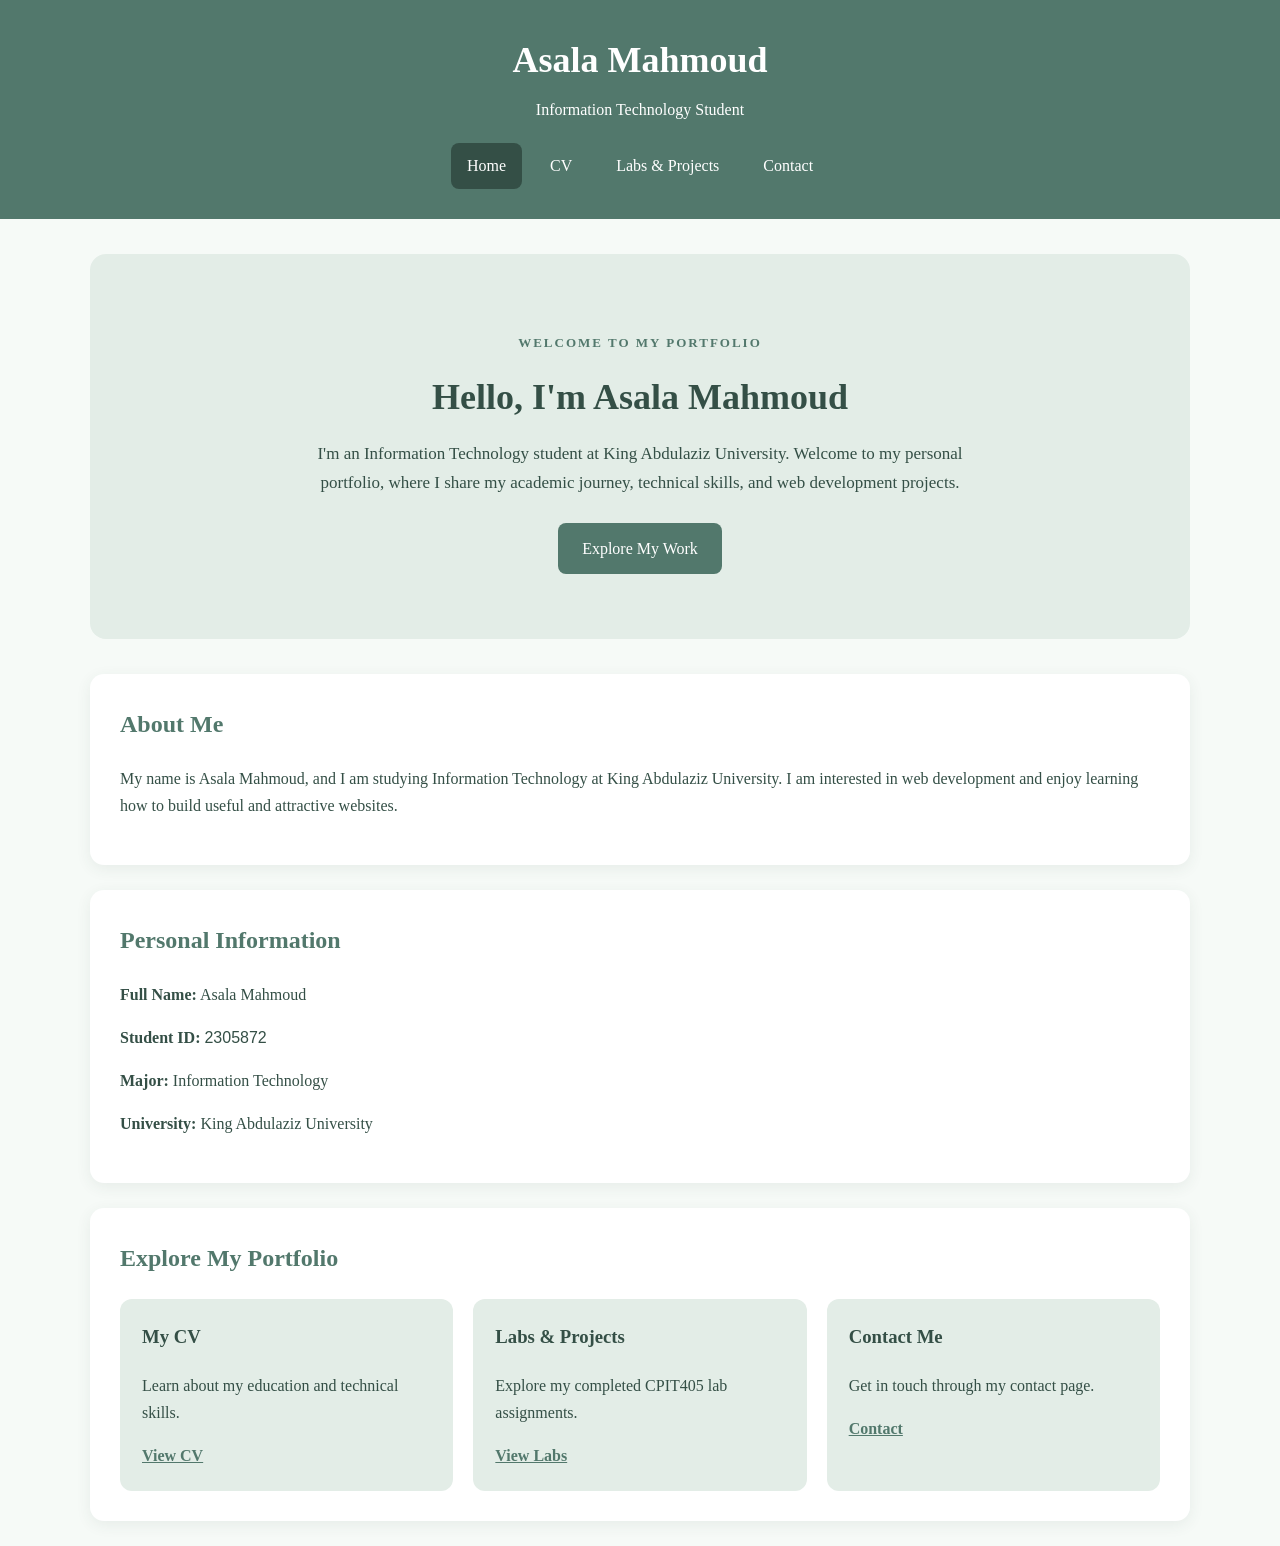
<file: assignment1/index.html>
<!DOCTYPE html>
<html lang="en">
<head>
    <meta charset="UTF-8">
    <meta name="viewport" content="width=device-width, initial-scale=1.0">
    <title>Home | Asala Mahmoud</title>
    <link rel="stylesheet" href="style.css">
</head>
<body>
<header>
    <div class="container header-content">
        <h1>Asala Mahmoud</h1>
        <p>Information Technology Student</p>

        <nav aria-label="Main navigation">
            <a href="index.html" class="active">Home</a>
            <a href="cv.html">CV</a>
            <a href="labs.html">Labs & Projects</a>
            <a href="contact.html">Contact</a>
        </nav>
    </div>
</header>

<main class="container">

    <section class="hero">
        <p class="eyebrow">WELCOME TO MY PORTFOLIO</p>

        <h2>Hello, I'm Asala Mahmoud</h2>

        <p class="intro">
            I'm an Information Technology student at
            King Abdulaziz University.
            Welcome to my personal portfolio, where I share
            my academic journey, technical skills, and
            web development projects.
        </p>

        <a href="labs.html" class="button">
            Explore My Work
        </a>
    </section>

    <section class="card">
        <h2>About Me</h2>

        <p>
            My name is Asala Mahmoud, and I am studying
            Information Technology at King Abdulaziz University.
            I am interested in web development and enjoy
            learning how to build useful and attractive websites.
        </p>
    </section>

    <section class="card">
        <h2>Personal Information</h2>

        <p><strong>Full Name:</strong> Asala Mahmoud</p>
        <p><strong>Student ID:</strong> <span class="student-number">2305872</span></p>
        <p><strong>Major:</strong> Information Technology</p>
        <p><strong>University:</strong> King Abdulaziz University</p>
    </section>

    <section class="card">
        <h2>Explore My Portfolio</h2>

        <div class="feature-grid">
            <article class="feature">
                <h3>My CV</h3>
                <p>Learn about my education and technical skills.</p>
                <a href="cv.html">View CV</a>
            </article>

            <article class="feature">
                <h3>Labs & Projects</h3>
                <p>Explore my completed CPIT405 lab assignments.</p>
                <a href="labs.html">View Labs</a>
            </article>

            <article class="feature">
                <h3>Contact Me</h3>
                <p>Get in touch through my contact page.</p>
                <a href="contact.html">Contact</a>
            </article>
        </div>
    </section>

</main>


</body>
</html>
</file>
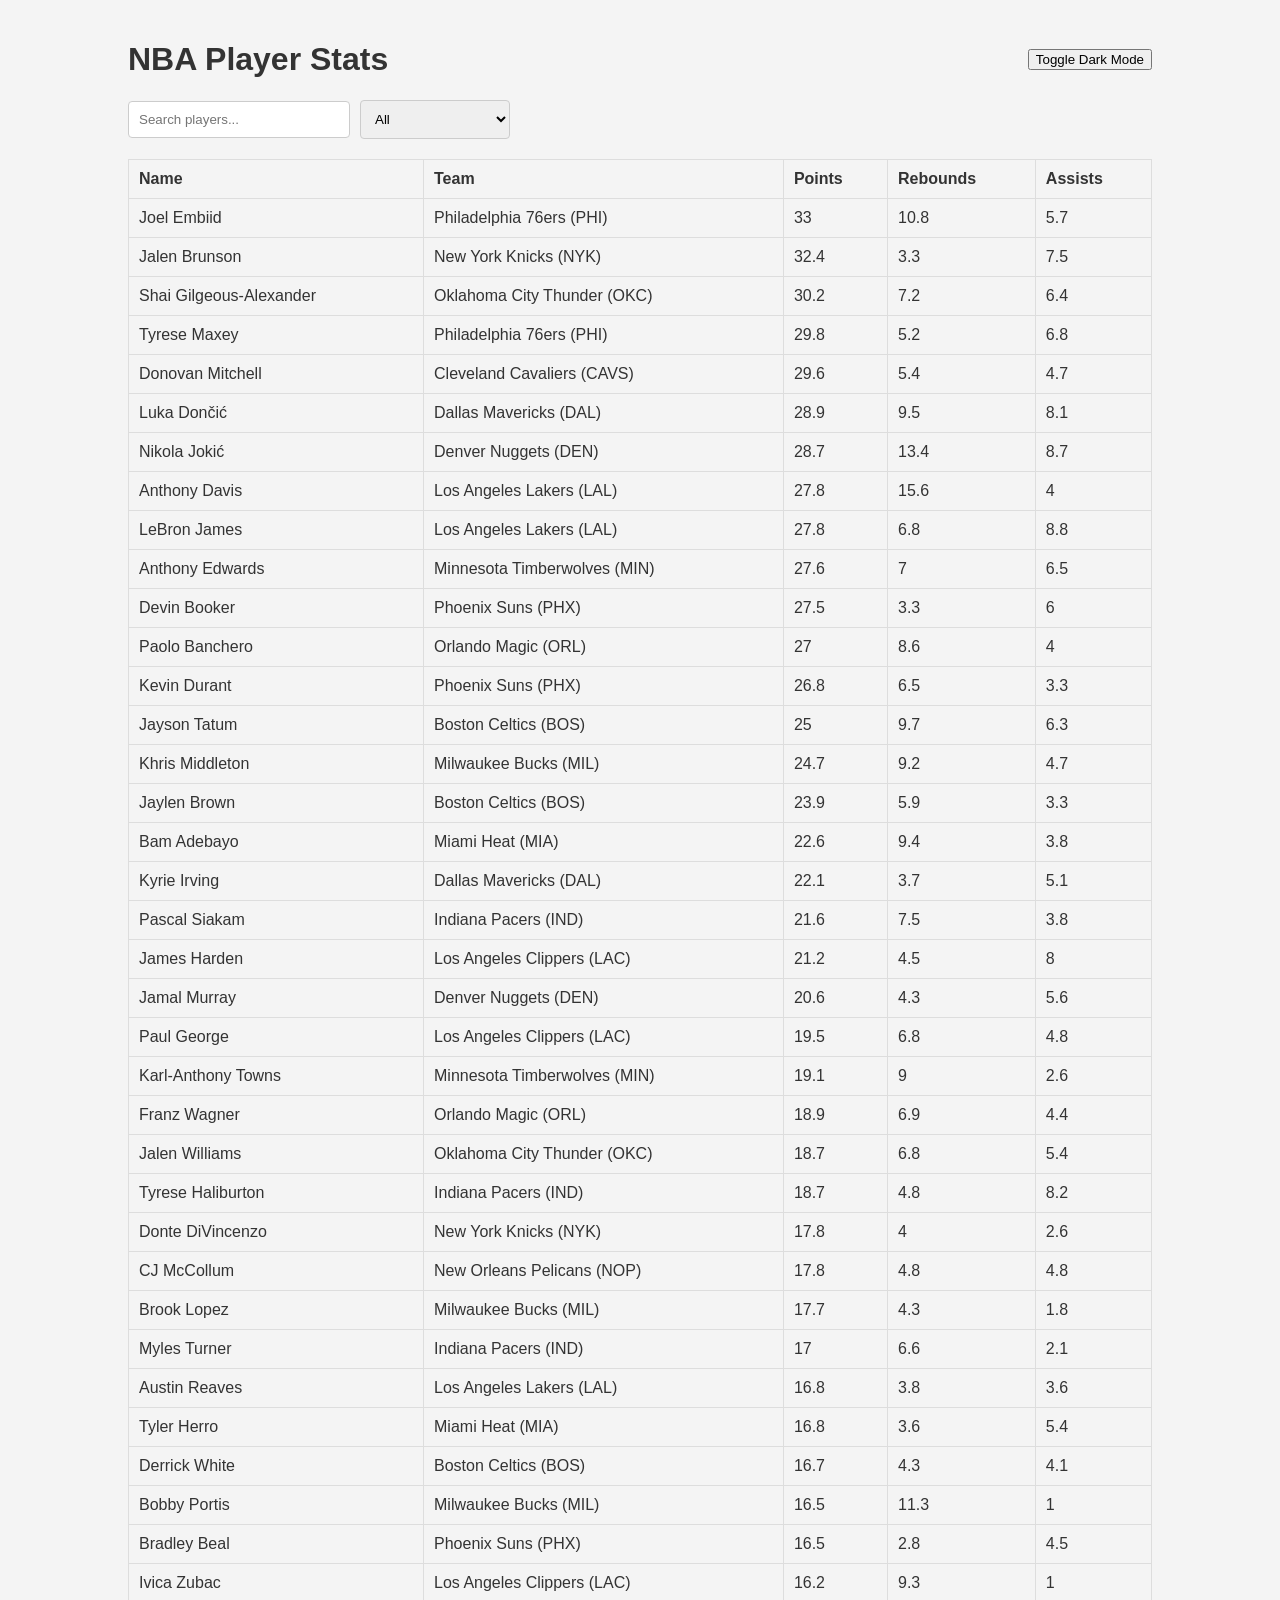
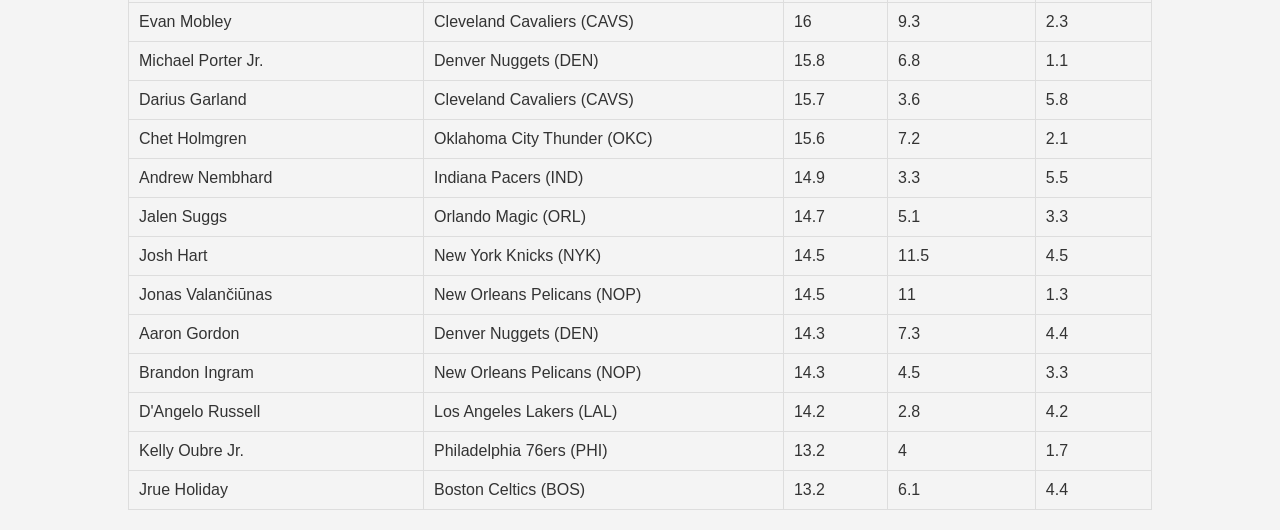
<file: Labs/lab5/index.html>
<!DOCTYPE html>
<html lang="en">

<head>
    <meta charset="UTF-8">
    <meta name="viewport" content="width=device-width, initial-scale=1.0">
    <title>NBA Stats</title>
    <link rel="stylesheet" href="styles.css">

</head>

<body>
    <div class="container">
        <header>
            <h1>NBA Player Stats</h1>
            <button id="dark-mode-toggle">Toggle Dark Mode</button>
        </header>

        <search class="table-filters">
            <input type="text" id="search" placeholder="Search players...">
            <select id="team-filter">
                <option value="all">All</option>
                <!-- Teams will be populated in JS -->
            </select>
        </search>

        <table id="player-stats">
            <thead>
                <tr>
                    <th>Name</th>
                    <th>Team</th>
                    <th>Points</th>
                    <th>Rebounds</th>
                    <th>Assists</th>
                </tr>
            </thead>
            <tbody id="player-rows">
                <!-- Rows will be populated in JS -->
            </tbody>
        </table>
    </div>
    <script src="script.js"></script>
</body>

</html>
</file>
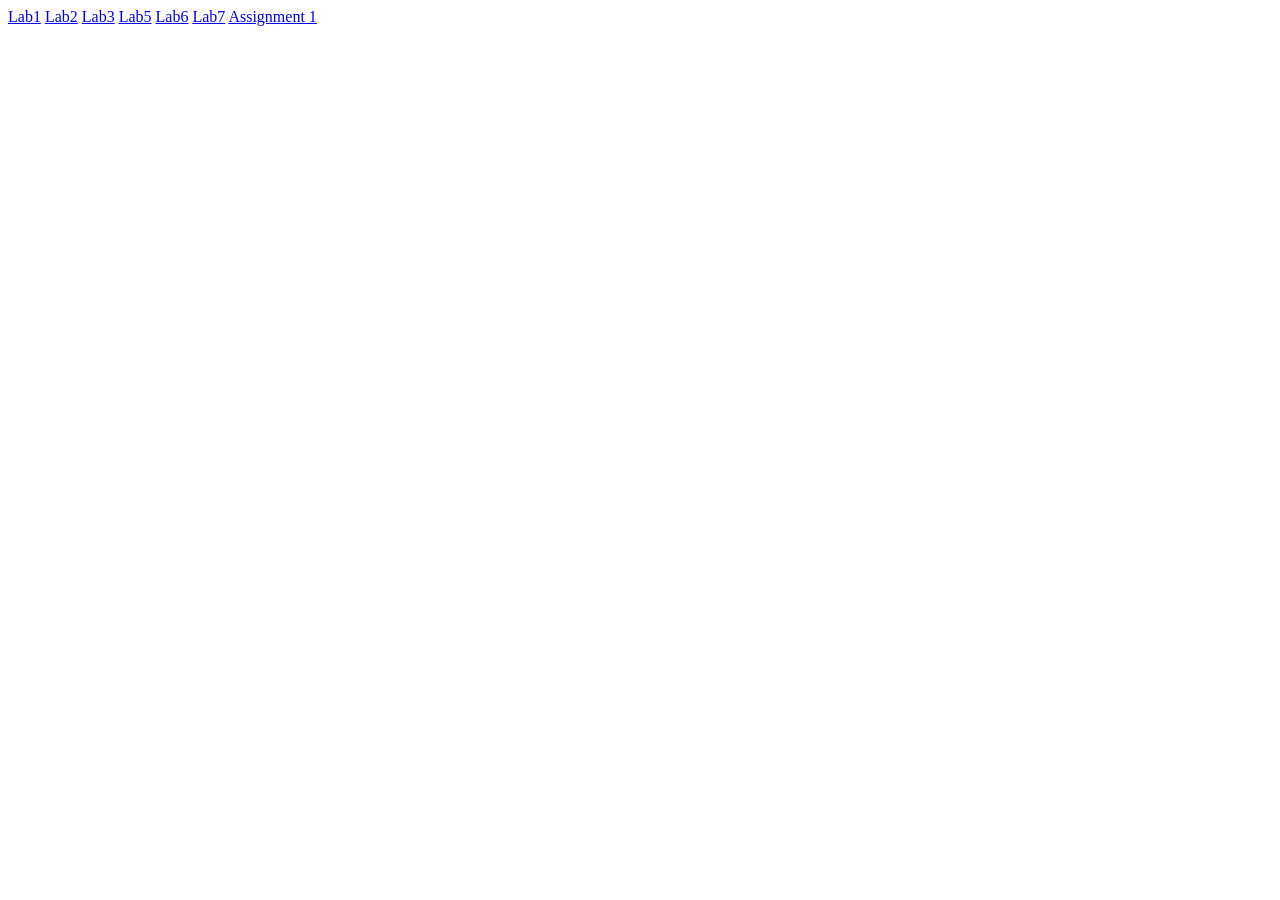
<file: labs.html>
<!DOCTYPE html>
<html lang="en">
<head>
    <meta charset="UTF-8">
    <meta name="viewport" content="width=device-width, initial-scale=1.0">
    <title>Document</title>
</head>
<body>
<a href="Labs/lab1.html">Lab1</a>
<a href="Labs/lab2.html">Lab2</a>
<a href="Labs/lab3.html">Lab3</a>
<a href="Labs/lab5/index.html">Lab5</a>
<a href="Labs/lab6.html">Lab6</a>
<a href="Labs/lab7.html">Lab7</a>
<a href="assignment1/index.html">Assignment 1</a>
    
</body>
</html>
</file>
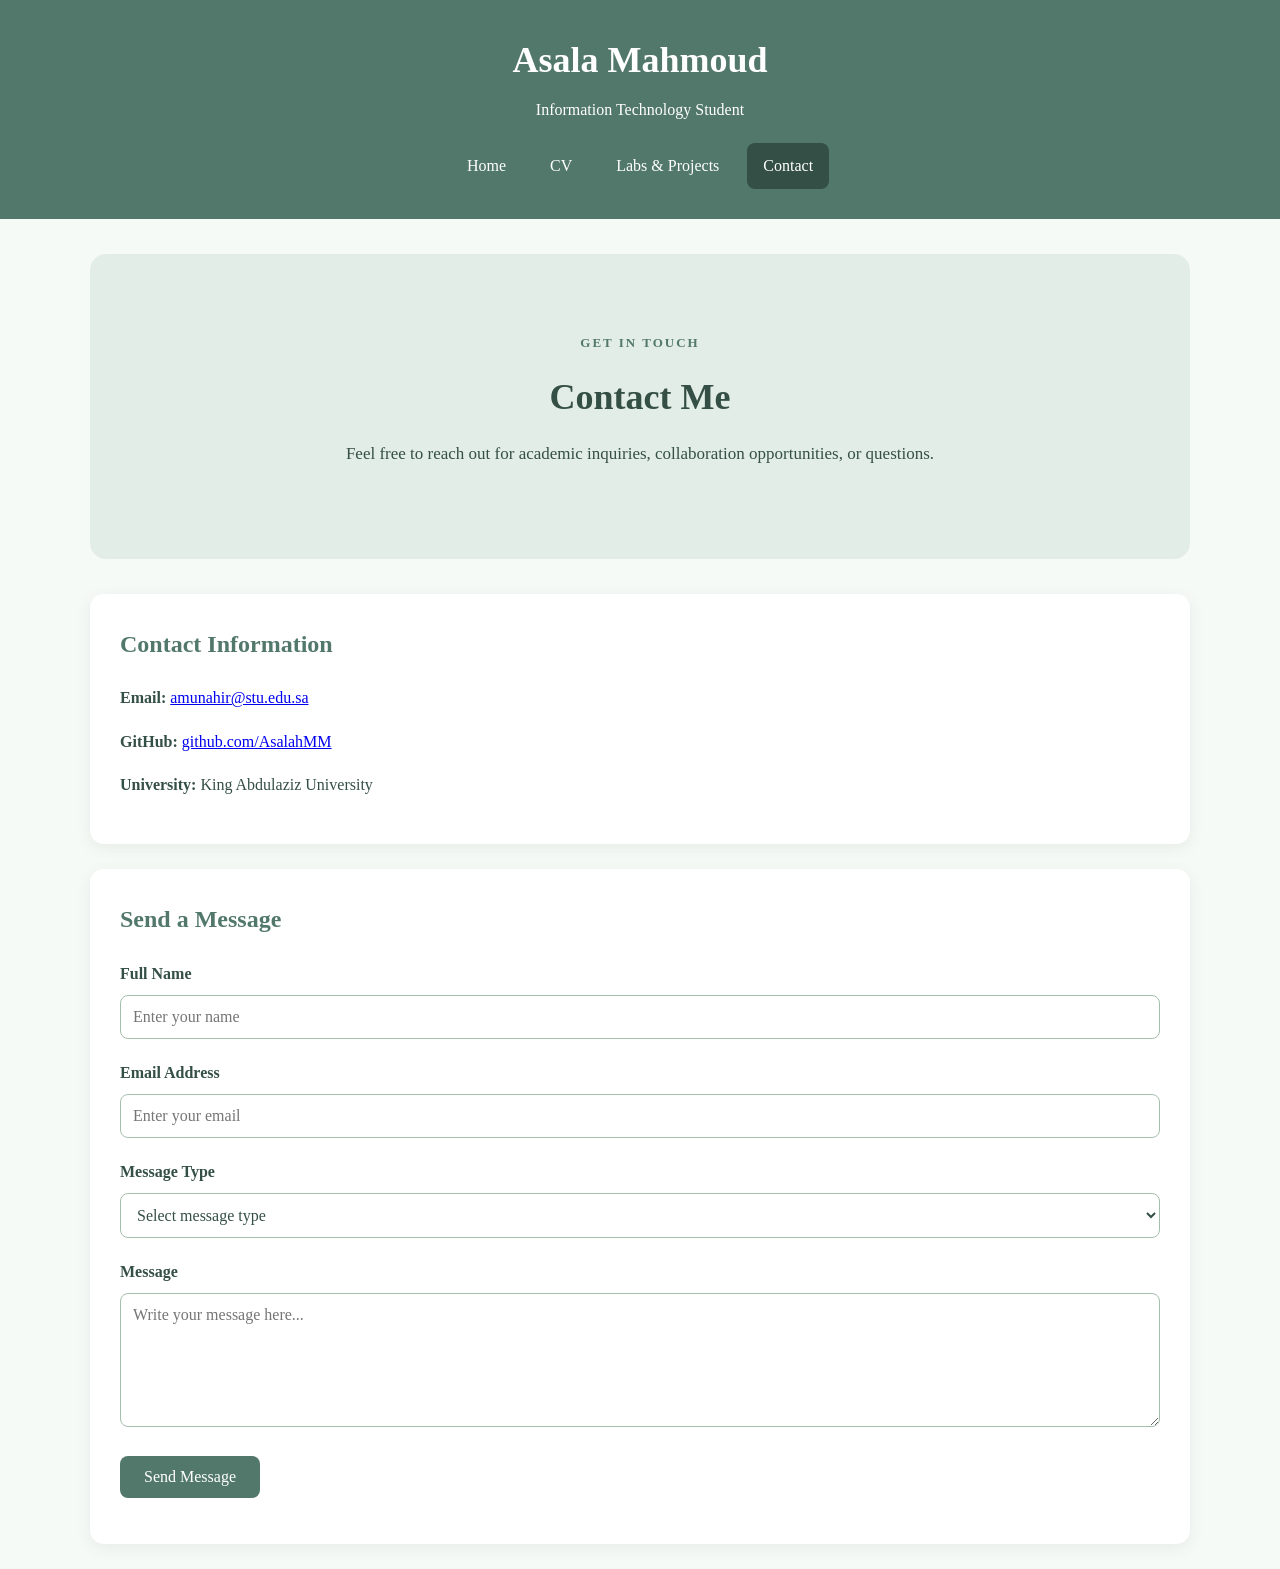
<file: assignment1/contact.html>
<!DOCTYPE html>
<html lang="en">
<head>
    <meta charset="UTF-8">
    <meta name="viewport" content="width=device-width, initial-scale=1.0">
    <title>Contact | Asala Mahmoud</title>
    <link rel="stylesheet" href="style.css">
</head>
<body>

    <header>
    <div class="container header-content">
        <h1>Asala Mahmoud</h1>
        <p>Information Technology Student</p>

        <nav aria-label="Main navigation">
            <a href="index.html">Home</a>
            <a href="cv.html">CV</a>
            <a href="labs.html">Labs & Projects</a>
            <a href="contact.html" class="active">Contact</a>
        </nav>
    </div>
</header>

<main class="container">

    <section class="hero">
        <p class="eyebrow">GET IN TOUCH</p>
        <h2>Contact Me</h2>
        <p class="intro">
            Feel free to reach out for academic inquiries,
            collaboration opportunities, or questions.
        </p>
    </section>

    <section class="card">
        <h2>Contact Information</h2>

        <p>
            <strong>Email:</strong>
            <a href="mailto:amunahir@stu.edu.sa">
                amunahir@stu.edu.sa
            </a>
        </p>

        <p>
            <strong>GitHub:</strong>
            <a href="https://github.com/AsalahMM"
               target="_blank"
               rel="noopener noreferrer">
                github.com/AsalahMM
            </a>
        </p>

        <p>
            <strong>University:</strong>
            King Abdulaziz University
        </p>
    </section>

    <section class="card">
        <h2>Send a Message</h2>

       <form action="https://api.web3forms.com/submit" method="POST">
    <input type="hidden" name="access_key" value="167f33f9-c9f5-4f31-b715-14ddcda46825">
<input type="hidden" name="redirect" value="https://asalahmm.github.io/CPIT405-Labs/assignment1/thank-you.html">
            <div class="form-group">
                <label for="name">Full Name</label>
                <input
                    type="text"
                    id="name"
                    name="name"
                    placeholder="Enter your name"
                    required>
            </div>

            <div class="form-group">
                <label for="email">Email Address</label>
                <input
                    type="email"
                    id="email"
                    name="email"
                    placeholder="Enter your email"
                    required>
            </div>

            <div class="form-group">
                <div class="form-group">
    <label for="messageType">Message Type</label>
    <select id="messageType" name="message_type" required>
        <option value="" disabled selected>
            Select message type
        </option>
        <option value="Inquiry">Inquiry</option>
        <option value="Feedback">Feedback</option>
    </select>
</div>
                <label for="message">Message</label>
                <textarea
                    id="message"
                    name="message"
                    rows="6"
                    placeholder="Write your message here..."
                    required></textarea>
            </div>

            <button type="submit" class="button">
                Send Message
            </button>

        </form>

        <p id="formStatus" role="status"></p>
    </section>

</main>



</body>
</html>
</file>
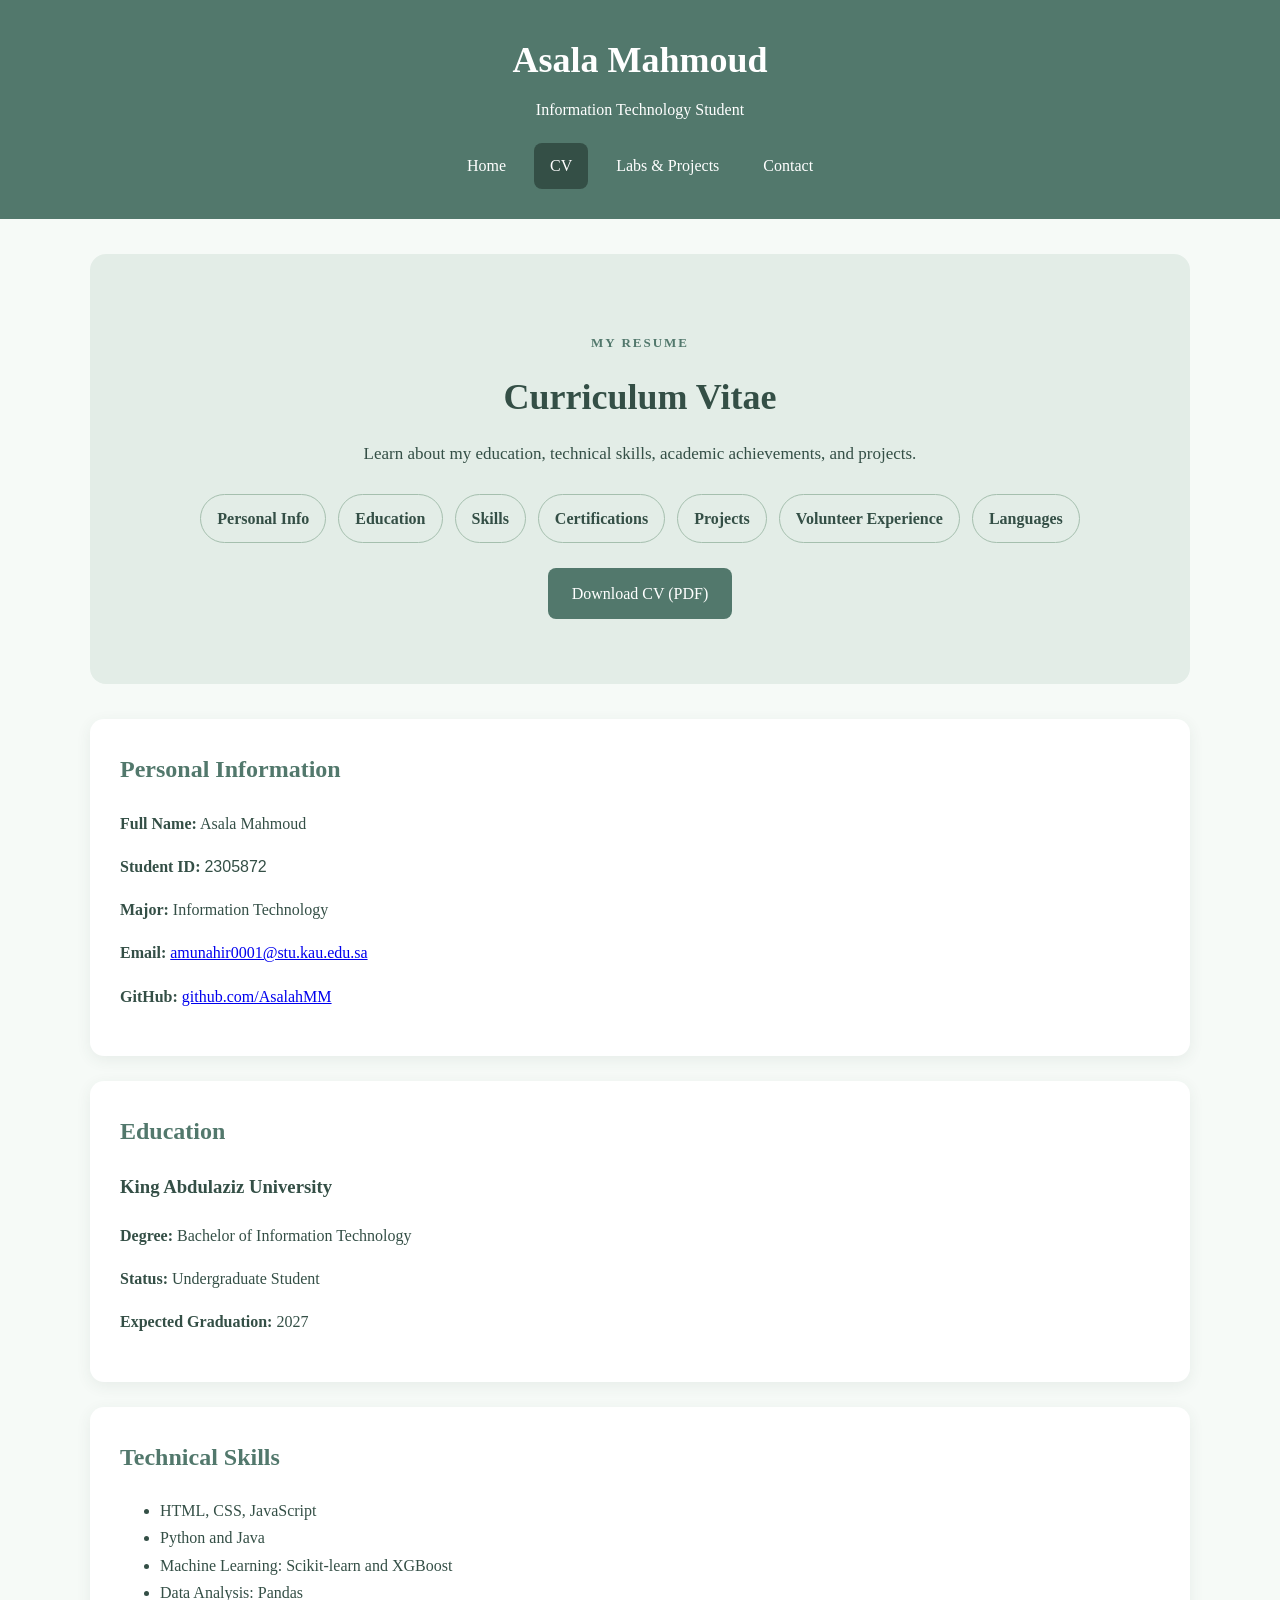
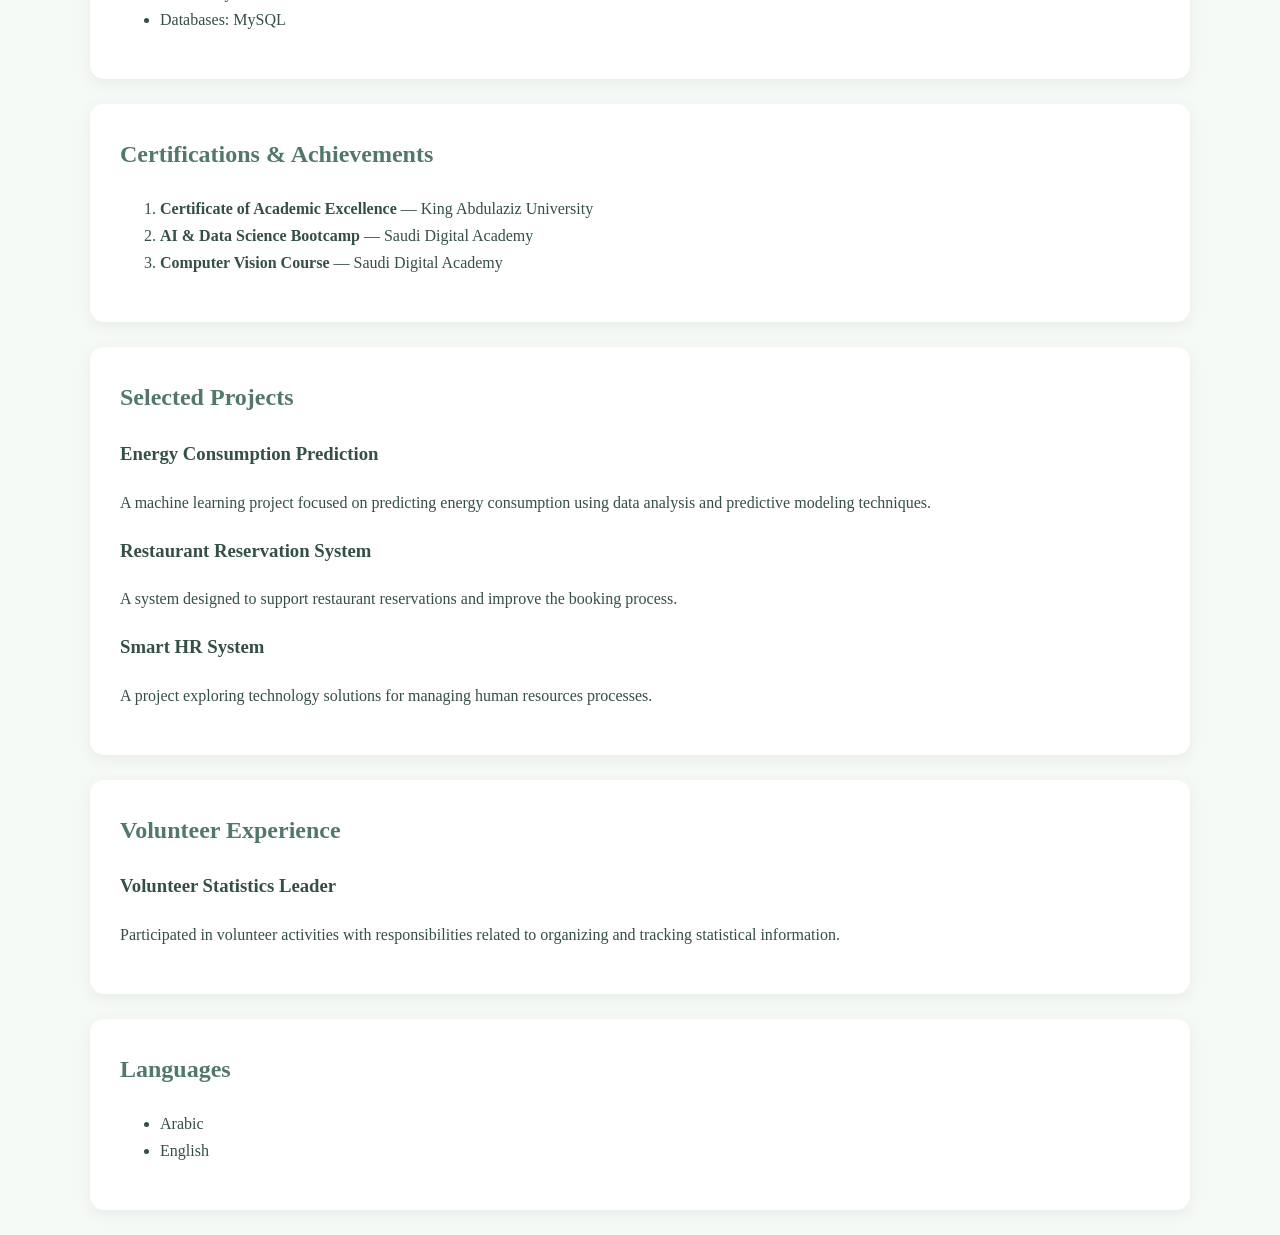
<file: assignment1/cv.html>
<!DOCTYPE html>
<html lang="en">
<head>
 <meta charset="UTF-8">
<meta name="viewport" content="width=device-width, initial-scale=1.0">
<title>CV | Asala Mahmoud</title>
<link rel="stylesheet" href="style.css">
</head>

<header>
    <div class="container header-content">
        <h1>Asala Mahmoud</h1>
        <p>Information Technology Student</p>

        <nav aria-label="Main navigation">
            <a href="index.html">Home</a>
            <a href="cv.html" class="active">CV</a>
            <a href="labs.html">Labs & Projects</a>
            <a href="contact.html">Contact</a>
    
        </nav>
    </div>
</header>

<main class="container">

    <section class="hero">
        <p class="eyebrow">MY RESUME</p>
        <h2>Curriculum Vitae</h2>
        <p class="intro">
            Learn about my education, technical skills,
            academic achievements, and projects.
        </p>
        <div class="cv-links">
    <a href="#personal">Personal Info</a>
    <a href="#education">Education</a>
    <a href="#skills">Skills</a>
    <a href="#certifications">Certifications</a>
    <a href="#projects">Projects</a>
    <a href="#volunteer">Volunteer Experience</a>
    <a href="#languages">Languages</a>
</div>
<div style="text-align: center; margin-top: 25px;">
    <a href="Asala_CV.pdf"
       download="Asala_CV.pdf"
       class="button">
        Download CV (PDF)
    </a>
</div>
    </section>

    <section class="card" id="personal">
        <h2>Personal Information</h2>
        <p><strong>Full Name:</strong> Asala Mahmoud</p>
        <p><strong>Student ID:</strong> <span class="student-number">2305872</span></p>
        <p><strong>Major:</strong> Information Technology</p>
        <p><strong>Email:</strong>
            <a href="mailto:amunahir0001@stu.kau.edu.sa">
                amunahir0001@stu.kau.edu.sa
            </a>
        </p>
     <p>
    <strong>GitHub:</strong>
    <a href="https://github.com/AsalahMM"
       target="_blank"
       rel="noopener noreferrer">
        github.com/AsalahMM
    </a>
</p>
    </section>

    <section class="card" id="education">
        <h2>Education</h2>
        <h3>King Abdulaziz University</h3>
        <p><strong>Degree:</strong> Bachelor of Information Technology</p>
        <p><strong>Status:</strong> Undergraduate Student</p>
        <p><strong>Expected Graduation:</strong> 2027</p>
    </section>

   <section class="card" id="skills">
    <h2>Technical Skills</h2>
        <ul>
            <li>HTML, CSS, JavaScript</li>
            <li>Python and Java</li>
            <li>Machine Learning: Scikit-learn and XGBoost</li>
            <li>Data Analysis: Pandas</li>
            <li>Databases: MySQL</li>
        
        </ul>
    </section>

    <section class="card" id="certifications">
        <h2>Certifications & Achievements</h2>
        <ol>
            <li>
                <strong>Certificate of Academic Excellence</strong>
                — King Abdulaziz University
            </li>
            <li>
                <strong>AI & Data Science Bootcamp</strong>
                — Saudi Digital Academy
            </li>
            <li>
                <strong>Computer Vision Course</strong>
                — Saudi Digital Academy
            </li>
        </ol>
    </section>

    <section class="card" id="projects">
        <h2>Selected Projects</h2>

        <h3>Energy Consumption Prediction</h3>
        <p>
            A machine learning project focused on predicting
            energy consumption using data analysis and
            predictive modeling techniques.
        </p>

        <h3>Restaurant Reservation System</h3>
        <p>
            A system designed to support restaurant reservations
            and improve the booking process.
        </p>

        <h3>Smart HR System</h3>
        <p>
            A project exploring technology solutions for
            managing human resources processes.
        </p>
    </section>

    <section class="card" id="volunteer">
        <h2>Volunteer Experience</h2>
        <h3>Volunteer Statistics Leader</h3>
        <p>
            Participated in volunteer activities with
            responsibilities related to organizing and
            tracking statistical information.
        </p>
    </section>

    <section class="card" id="languages">
        <h2>Languages</h2>
        <ul>
            <li>Arabic </li>
            <li>English </li>
        </ul>
    </section>

</main>



</body>
</html>
</file>
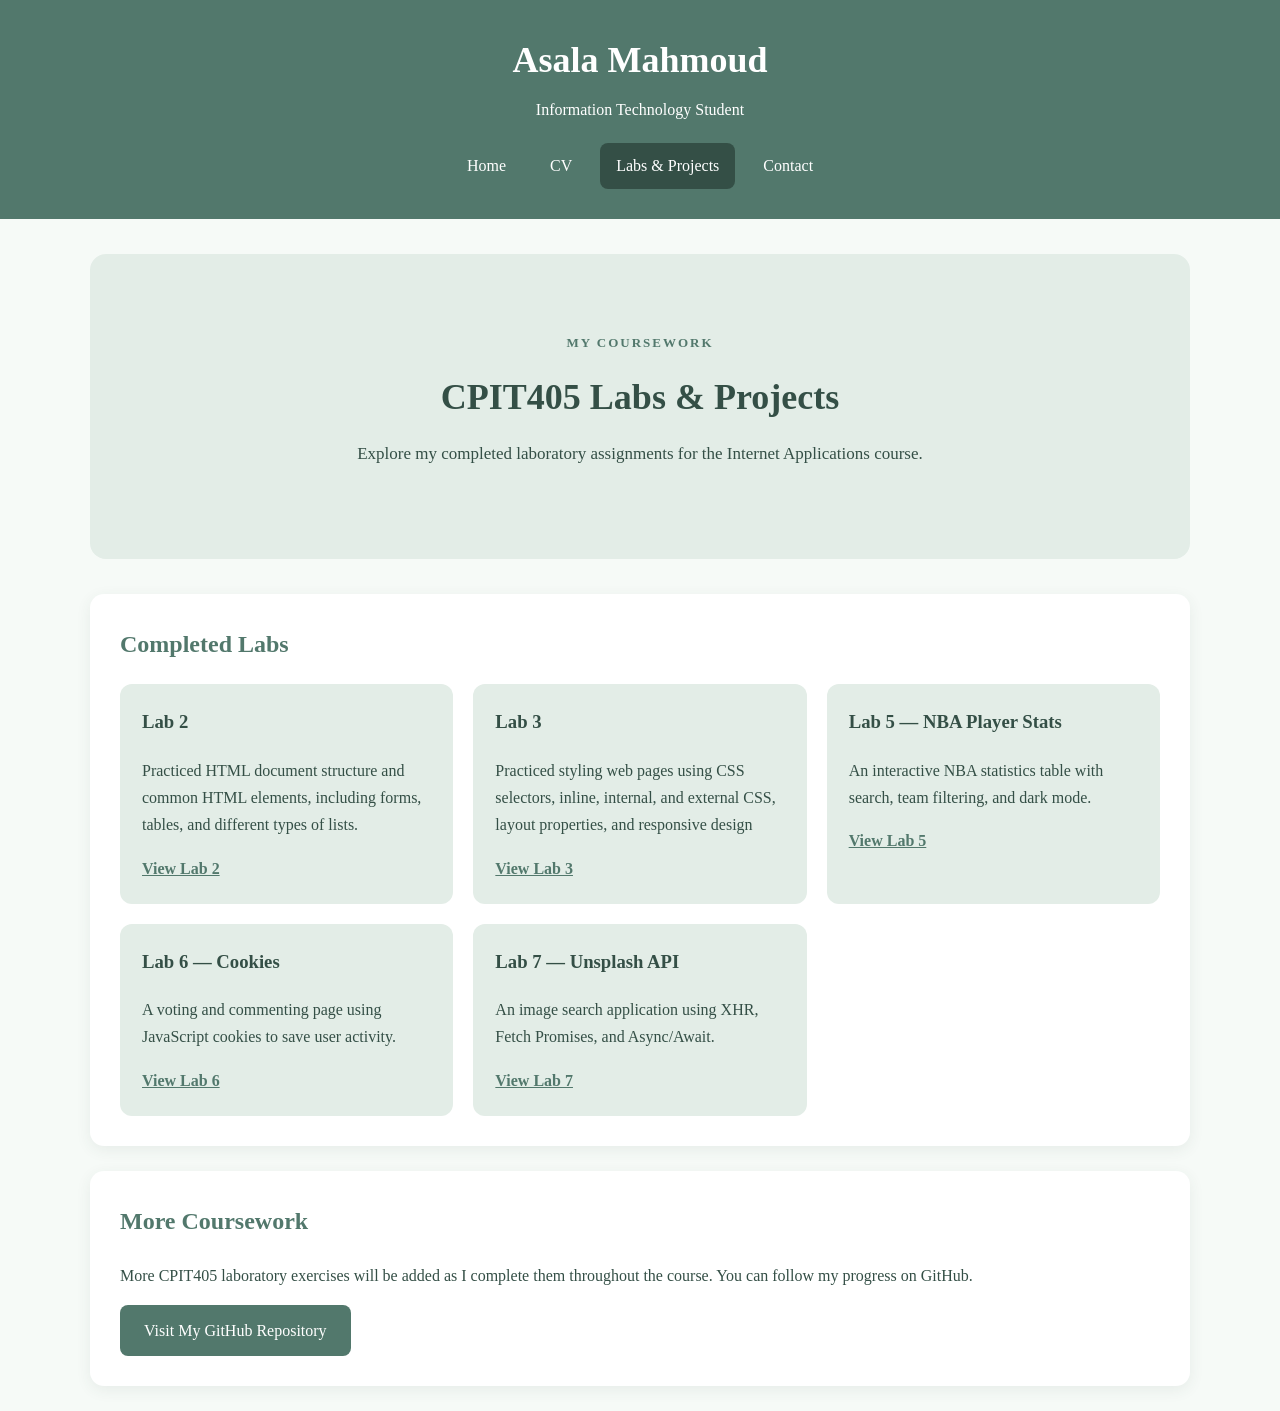
<file: assignment1/labs.html>
<!DOCTYPE html>
<html lang="en">
<head>
    <meta charset="UTF-8">
    <meta name="viewport" content="width=device-width, initial-scale=1.0">
    <title>Labs & Projects | Asala Mahmoud</title>
    <link rel="stylesheet" href="style.css">
</head>
<body>
    <header>
    <div class="container header-content">
        <h1>Asala Mahmoud</h1>
        <p>Information Technology Student</p>

        <nav aria-label="Main navigation">
            <a href="index.html">Home</a>
            <a href="cv.html">CV</a>
            <a href="labs.html" class="active">Labs & Projects</a>
            <a href="contact.html">Contact</a>
        </nav>
    </div>
</header>

<main class="container">

    <section class="hero">
        <p class="eyebrow">MY COURSEWORK</p>
        <h2>CPIT405 Labs & Projects</h2>
        <p class="intro">
            Explore my completed laboratory assignments
            for the Internet Applications course.
        </p>
    </section>

    <section class="card">
        <h2>Completed Labs</h2>

        <div class="feature-grid">
      <article class="feature">
    <h3>Lab 2</h3>
    <p>
        Practiced HTML document structure and common
        HTML elements, including forms, tables,
        and different types of lists.
    </p>
    <a href="https://asalahmm.github.io/CPIT405-Labs/Labs/lab2.html"
       target="_blank" rel="noopener noreferrer">
        View Lab 2
    </a>
</article>

<article class="feature">
    <h3>Lab 3</h3>
    <p>
        Practiced styling web pages using CSS selectors, inline, internal, and external CSS, layout properties, and responsive design
    </p>
    <a href="https://asalahmm.github.io/CPIT405-Labs/Labs/lab3.html"
       target="_blank" rel="noopener noreferrer">
        View Lab 3
    </a>
</article>
            <article class="feature">
                <h3>Lab 5 — NBA Player Stats</h3>
                <p>
                    An interactive NBA statistics table with
                    search, team filtering, and dark mode.
                </p>
                <a href="https://asalahmm.github.io/CPIT405-Labs/Labs/lab5/index.html"
                   target="_blank" rel="noopener noreferrer">
                    View Lab 5
                </a>
            </article>

            <article class="feature">
                <h3>Lab 6 — Cookies</h3>
                <p>
                    A voting and commenting page using
                    JavaScript cookies to save user activity.
                </p>
                <a href="https://asalahmm.github.io/CPIT405-Labs/Labs/lab6.html"
                   target="_blank" rel="noopener noreferrer">
                    View Lab 6
                </a>
            </article>

            <article class="feature">
                <h3>Lab 7 — Unsplash API</h3>
                <p>
                    An image search application using XHR,
                    Fetch Promises, and Async/Await.
                </p>
                <a href="https://asalahmm.github.io/CPIT405-Labs/Labs/lab7.html"
                   target="_blank" rel="noopener noreferrer">
                    View Lab 7
                </a>
            </article>

        </div>
    </section>

    <section class="card">
        <h2>More Coursework</h2>
        <p>
          More CPIT405 laboratory exercises will be
          added as I complete them throughout the course.
          You can follow my progress on GitHub.
        </p>
        <a href="https://github.com/AsalahMM/CPIT405-Labs"
           class="button"
           target="_blank" rel="noopener noreferrer">
            Visit My GitHub Repository
        </a>
    </section>

</main>


</body>
</html>
</file>
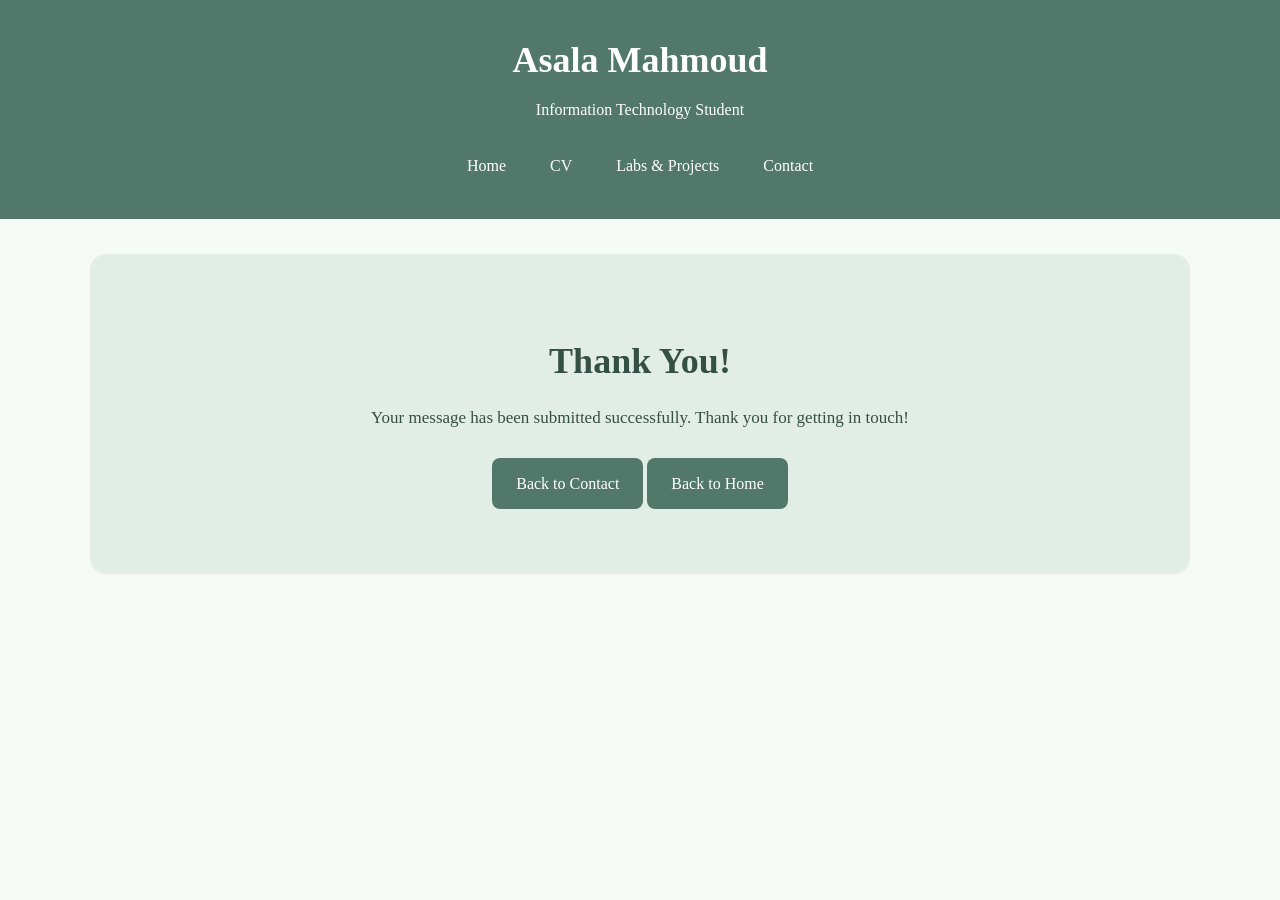
<file: assignment1/thank-you.html>
<!DOCTYPE html>
<html lang="en">
<head>
    <meta charset="UTF-8">
    <meta name="viewport" content="width=device-width, initial-scale=1.0">
    <title>Thank You | Asala Mahmoud</title>
    <link rel="stylesheet" href="style.css">
</head>
<body>
    <header>
    <div class="container header-content">
        <h1>Asala Mahmoud</h1>
        <p>Information Technology Student</p>

        <nav aria-label="Main navigation">
            <a href="index.html">Home</a>
            <a href="cv.html">CV</a>
            <a href="labs.html">Labs & Projects</a>
            <a href="contact.html">Contact</a>
        </nav>
    </div>
</header>

<main class="container">
    <section class="hero">
        <h2>Thank You!</h2>
        <p class="intro">
            Your message has been submitted successfully.
            Thank you for getting in touch!
        </p>
      <a href="contact.html" class="button">
    Back to Contact
</a>

<a href="index.html" class="button">
    Back to Home
</a>
    </section>
</main>


</body>
</html>
</file>
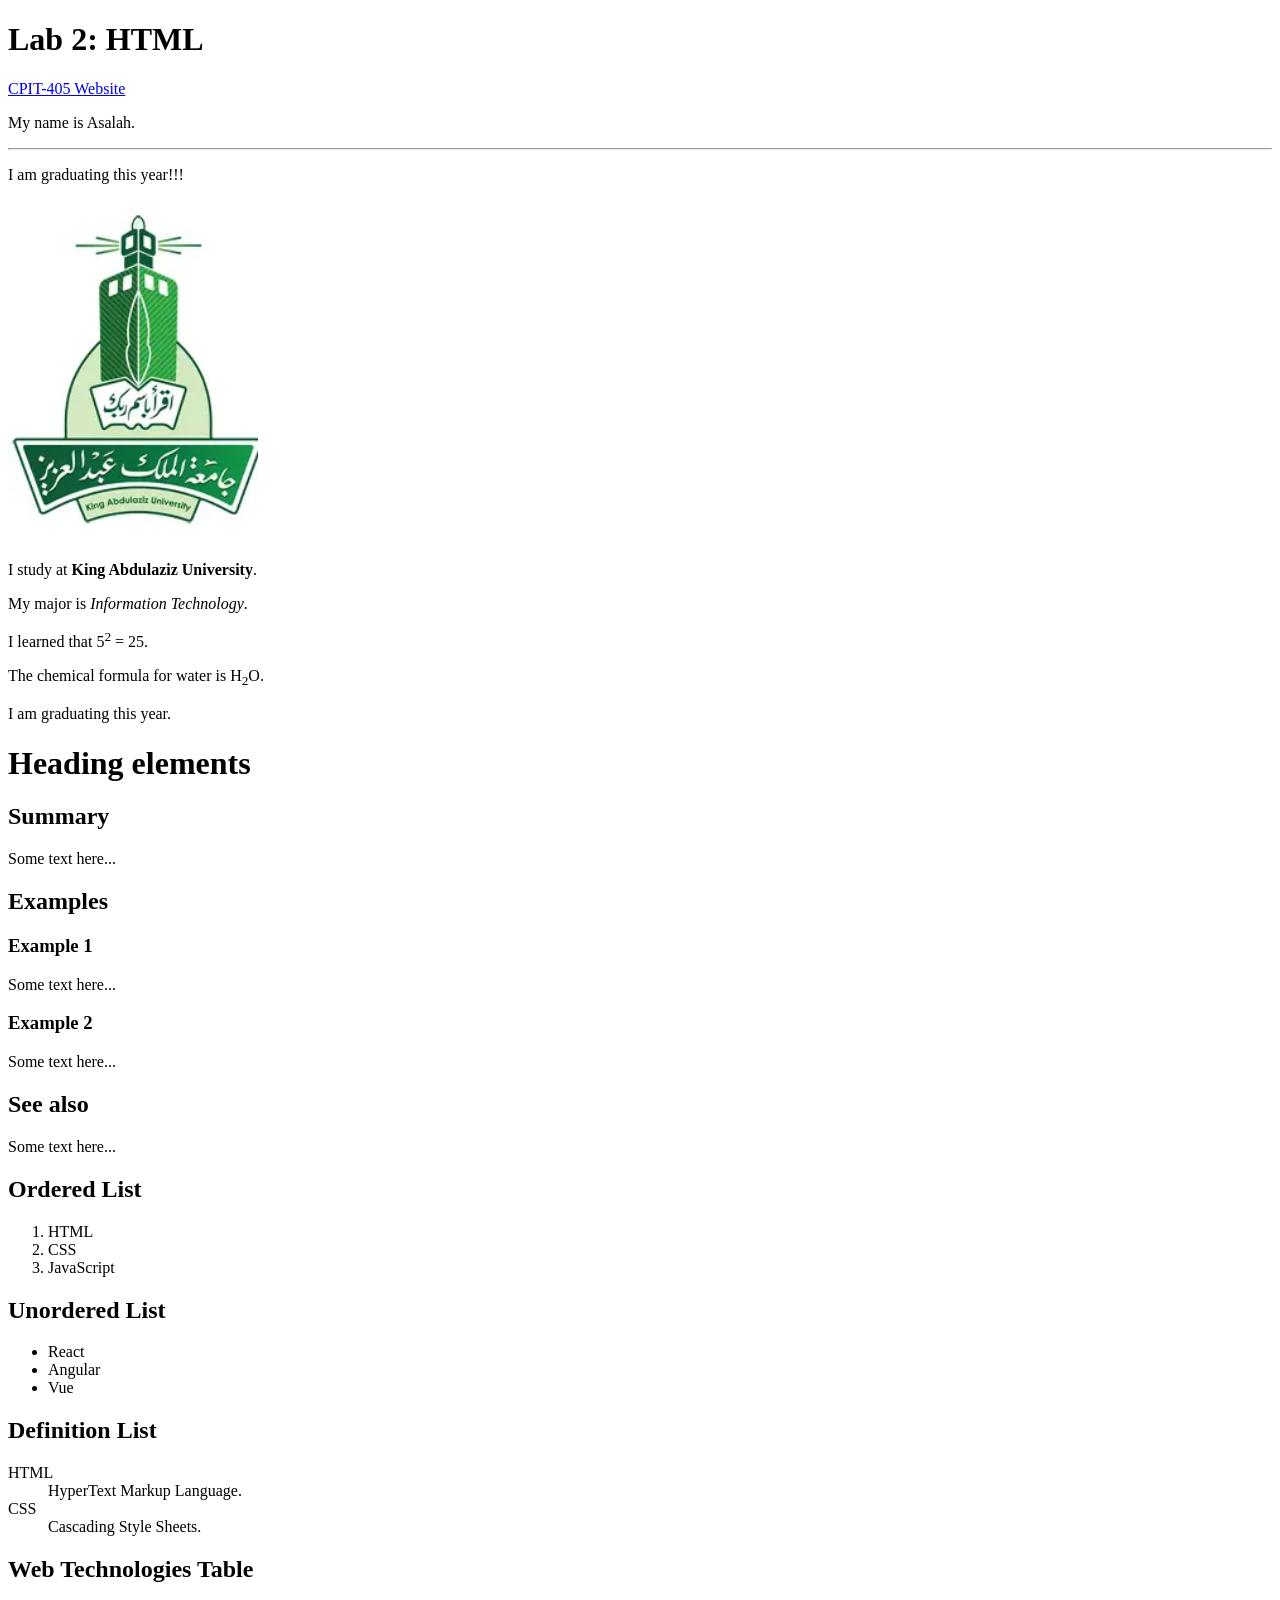
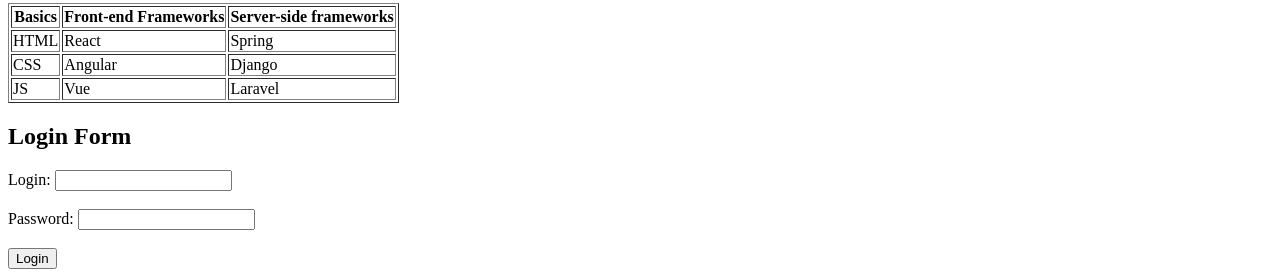
<file: Labs/lab2.html>
<!DOCTYPE html>
<html lang="en">

<head>
    <meta charset="UTF-8">
    <meta name="viewport" content="width=device-width, initial-scale=1.0">
    <title>CPIT-405 lab 2</title>
</head>

<body>

    <!-- 1. Main Heading -->
    <h1>Lab 2: HTML</h1>

    <!-- CPIT-405 Link -->
    <a href="https://cpit405.gitlab.io/">
        CPIT-405 Website
    </a>

    <!-- Two paragraphs separated by a horizontal rule -->
    <p>
        My name is Asalah.
    </p>

    <hr>

    <p>
        I am graduating this year!!!
    </p>

    <!-- Clickable University Image -->
    <a href="https://www.kau.edu.sa/" target="_blank">
        <img
            src="kau_logo.png"
            alt="King Abdulaziz University Logo"
            width="250">
    </a>


    <!-- 2. Five paragraphs with required HTML tags -->

    <p>
        I study at <strong>King Abdulaziz University</strong>.
    </p>

    <p>
        My major is <em>Information Technology</em>.
    </p>

    <p>
        I learned that 5<sup>2</sup> = 25.
    </p>

    <p>
        The chemical formula for water is H<sub>2</sub>O.
    </p>

    <p>
        I am <span>graduating this year</span>.
    </p>


    <!-- 3. Heading Elements -->

    <h1>Heading elements</h1>

    <h2>Summary</h2>
    <p>Some text here...</p>

    <h2>Examples</h2>

    <h3>Example 1</h3>
    <p>Some text here...</p>

    <h3>Example 2</h3>
    <p>Some text here...</p>

    <h2>See also</h2>
    <p>Some text here...</p>


    <!-- 4. Lists -->

    <!-- Ordered List -->
    <h2>Ordered List</h2>

    <ol>
        <li>HTML</li>
        <li>CSS</li>
        <li>JavaScript</li>
    </ol>


    <!-- Unordered List -->
    <h2>Unordered List</h2>

    <ul>
        <li>React</li>
        <li>Angular</li>
        <li>Vue</li>
    </ul>


    <!-- Definition List -->
    <h2>Definition List</h2>

    <dl>
        <dt>HTML</dt>
        <dd>HyperText Markup Language.</dd>

        <dt>CSS</dt>
        <dd>Cascading Style Sheets.</dd>
    </dl>


    <!-- 5. Table -->

    <h2>Web Technologies Table</h2>

    <table border="1">

        <tr>
            <th>Basics</th>
            <th>Front-end Frameworks</th>
            <th>Server-side frameworks</th>
        </tr>

        <tr>
            <td>HTML</td>
            <td>React</td>
            <td>Spring</td>
        </tr>

        <tr>
            <td>CSS</td>
            <td>Angular</td>
            <td>Django</td>
        </tr>

        <tr>
            <td>JS</td>
            <td>Vue</td>
            <td>Laravel</td>
        </tr>

    </table>


    <!-- 6. Login Form -->

    <h2>Login Form</h2>

    <form>

        <label for="login">Login:</label>
        <input
            type="text"
            id="login"
            name="login">

        <br><br>

        <label for="password">Password:</label>
        <input
            type="password"
            id="password"
            name="password">

        <br><br>

        <input type="submit" value="Login">

    </form>

</body>

</html>
</file>
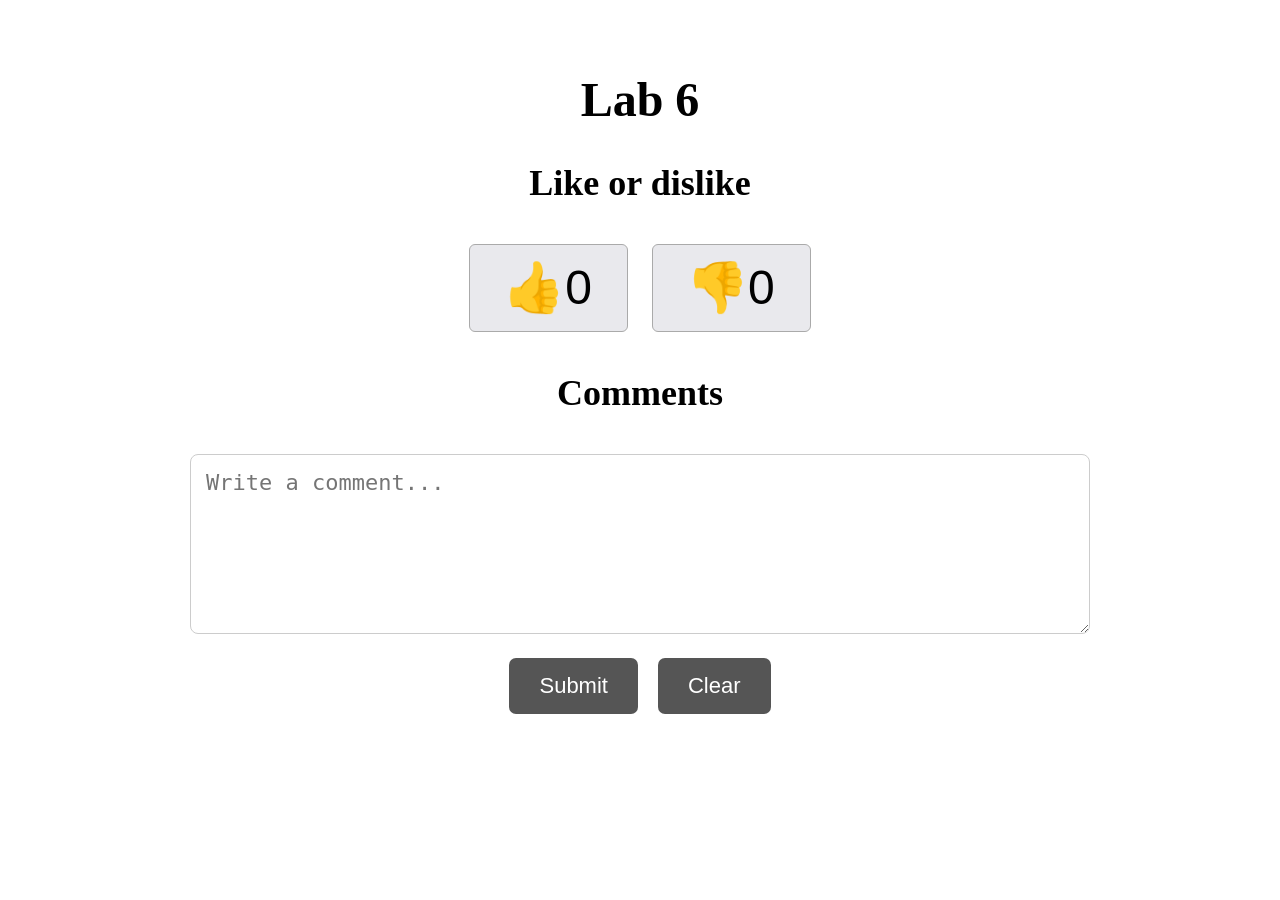
<file: Labs/lab6.html>
<!DOCTYPE html>
<html lang="en">
<head>
<meta charset="UTF-8">
<meta name="viewport" content="width=device-width, initial-scale=1.0">
<title>Lab 6</title>

<style>
* {
box-sizing: border-box;
}

body {
font-family: Georgia, serif;
text-align: center;
margin: 0;
padding: 40px 20px;
background: white;
color: black;
}

.container {
max-width: 900px;
margin: auto;
}

h1 {
font-size: 48px;
margin-bottom: 35px;
}

h2 {
font-size: 36px;
margin-bottom: 40px;
}

.buttons {
display: flex;
justify-content: center;
gap: 24px;
flex-wrap: wrap;
margin-bottom: 40px;
}

.vote-btn {
font-family: Arial, sans-serif;
font-size: 48px;
padding: 15px 35px;
border: 1px solid #aaa;
border-radius: 6px;
background: #e9e9ed;
cursor: pointer;
}

.vote-btn:disabled {
opacity: 0.5;
cursor: not-allowed;
}

textarea {
width: 100%;
height: 180px;
padding: 15px;
font-size: 22px;
border: 1px solid #ccc;
border-radius: 8px;
}

.actions {
margin-top: 20px;
}

.actions button {
font-family: Arial, sans-serif;
font-size: 22px;
padding: 15px 30px;
margin: 0 8px;
border: none;
border-radius: 7px;
background: #555;
color: white;
cursor: pointer;
}

.actions button:disabled {
opacity: 0.5;
cursor: not-allowed;
}

#message {
font-family: Arial, sans-serif;
color: #245b87;
font-size: 17px;
}

#commentsList {
text-align: left;
margin-top: 25px;
font-family: Arial, sans-serif;
}

.comment {
background: #f1f1f5;
padding: 15px;
border-radius: 6px;
margin-bottom: 10px;
overflow-wrap: anywhere;
}

@media (max-width: 600px) {
h1 {
font-size: 36px;
}

h2 {
font-size: 28px;
}

.vote-btn {
font-size: 32px;
padding: 12px 20px;
}

textarea {
height: 150px;
}
}
</style>
</head>

<body>

<div class="container">

<h1>Lab 6</h1>
<h2>Like or dislike</h2>

<div class="buttons">
<button class="vote-btn" id="likeBtn">
👍<span id="likeCount">100</span>
</button>

<button class="vote-btn" id="dislikeBtn">
👎<span id="dislikeCount">20</span>
</button>
</div>

<h2>Comments</h2>

<textarea id="commentInput"
placeholder="Write a comment..."></textarea>

<div class="actions">
<button id="submitBtn">Submit</button>
<button id="clearBtn">Clear</button>
</div>

<p id="message" aria-live="polite"></p>

<div id="commentsList"></div>

</div>

<script>
const initialLikes = 0;
const initialDislikes = 0;

const likeBtn = document.getElementById("likeBtn");
const dislikeBtn = document.getElementById("dislikeBtn");
const likeCount = document.getElementById("likeCount");
const dislikeCount = document.getElementById("dislikeCount");
const commentInput = document.getElementById("commentInput");
const submitBtn = document.getElementById("submitBtn");
const clearBtn = document.getElementById("clearBtn");
const commentsList = document.getElementById("commentsList");
const message = document.getElementById("message");

function setCookie(name, value) {
const date = new Date();
date.setTime(date.getTime() + 30 * 24 * 60 * 60 * 1000);

document.cookie =
name + "=" + encodeURIComponent(value) +
"; expires=" + date.toUTCString() +
"; path=/; SameSite=Lax";
}

function getCookie(name) {
const cookies = document.cookie.split("; ");

for (const cookie of cookies) {
const index = cookie.indexOf("=");

if (index === -1) continue;

const key = cookie.substring(0, index);
const value = cookie.substring(index + 1);

if (key === name) {
return decodeURIComponent(value);
}
}

return null;
}

function deleteCookie(name) {
document.cookie =
name + "=; expires=Thu, 01 Jan 1970 00:00:00 GMT;" +
" path=/; SameSite=Lax";
}

function readNumber(name, defaultValue) {
const value = getCookie(name);
const number = Number(value);

if (value === null || !Number.isFinite(number)) {
return defaultValue;
}

return number;
}

let likes = readNumber("lab6_likes", initialLikes);
let dislikes = readNumber("lab6_dislikes", initialDislikes);
let userVote = getCookie("lab6_vote");

let comments = [];

try {
const saved = getCookie("lab6_comments");

if (saved !== null) {
const parsed = JSON.parse(saved);

if (Array.isArray(parsed)) {
comments = parsed;
}
}
} catch (error) {
comments = [];
}

let hasCommented =
getCookie("lab6_commented") === "true";

function updateDisplay() {
likeCount.textContent = likes;
dislikeCount.textContent = dislikes;

likeBtn.disabled = userVote !== null;
dislikeBtn.disabled = userVote !== null;

submitBtn.disabled = hasCommented;
commentInput.disabled = hasCommented;

commentsList.innerHTML = "";

comments.forEach(function(comment) {
const div = document.createElement("div");
div.className = "comment";
div.textContent = comment;
commentsList.appendChild(div);
});
}

function vote(choice) {
if (userVote !== null) return;

if (choice === "like") {
likes++;
setCookie("lab6_likes", likes);
} else {
dislikes++;
setCookie("lab6_dislikes", dislikes);
}

userVote = choice;
setCookie("lab6_vote", choice);

updateDisplay();
message.textContent = "Your vote has been saved!";
}

likeBtn.addEventListener("click", function() {
vote("like");
});

dislikeBtn.addEventListener("click", function() {
vote("dislike");
});

submitBtn.addEventListener("click", function() {
const comment = commentInput.value.trim();

if (hasCommented) return;

if (comment === "") {
message.textContent = "Please write a comment first.";
return;
}

comments.push(comment);
setCookie("lab6_comments", JSON.stringify(comments));

hasCommented = true;
setCookie("lab6_commented", "true");

commentInput.value = "";

updateDisplay();
message.textContent = "Comment submitted!";
});

clearBtn.addEventListener("click", function() {
deleteCookie("lab6_likes");
deleteCookie("lab6_dislikes");
deleteCookie("lab6_vote");
deleteCookie("lab6_comments");
deleteCookie("lab6_commented");

likes = initialLikes;
dislikes = initialDislikes;
userVote = null;
comments = [];
hasCommented = false;

commentInput.value = "";

updateDisplay();
message.textContent = "All votes and comments cleared!";
});

updateDisplay();
</script>

</body>
</html>
</file>
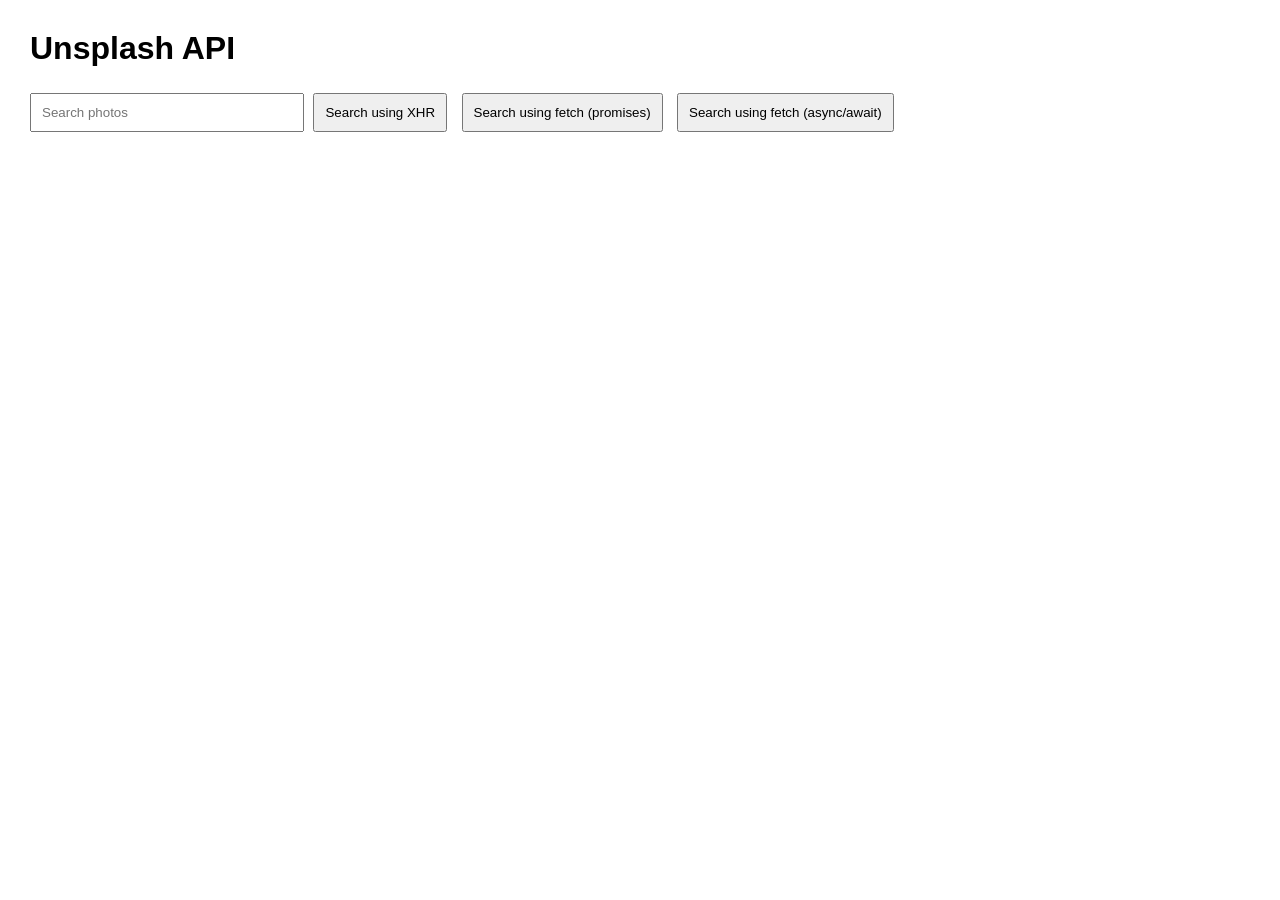
<file: Labs/lab7.html>
<!DOCTYPE html>
<html lang="en">
<head>
    <meta charset="UTF-8">
    <meta name="viewport" content="width=device-width, initial-scale=1.0">
    <title>Lab 7 - Unsplash API</title>
    <style>
    body {
        font-family: Arial, sans-serif;
        margin: 30px;
    }

    input {
        padding: 10px;
        width: 250px;
    }

    button {
        padding: 10px;
        margin: 5px;
        cursor: pointer;
    }

    #results {
        display: grid;
        grid-template-columns: repeat(auto-fit, minmax(200px, 1fr));
        gap: 15px;
        margin-top: 25px;
    }

    #results img {
        width: 100%;
        height: 200px;
        object-fit: cover;
    }
</style>

</head>

<body>

    <h1>Unsplash API</h1>

    <input type="text" id="searchInput" placeholder="Search photos">

    <button id="xhrBtn">Search using XHR</button>

    <button id="promiseBtn">Search using fetch (promises)</button>

    <button id="asyncBtn">Search using fetch (async/await)</button>

    <div id="results"></div>

    <script>
    const searchInput = document.getElementById("searchInput");
    const results = document.getElementById("results");


    let ACCESS_KEY = "";

    function getSearchUrl() {
        const query = searchInput.value.trim();

        if (!query) {
            results.textContent = "Please enter a search term.";
            return null;
        }

        if (!ACCESS_KEY) {
ACCESS_KEY = prompt("Enter your Unsplash Access Key: ")?.trim() || "";

if (!ACCESS_KEY) {
    results.textContent = "Please enter your Unsplash Access Key.";
    return null;
}
}

        return "https://api.unsplash.com/search/photos?query=" +
            encodeURIComponent(query) + "&per_page=12";
    }

    function showPhotos(data) {
        results.innerHTML = "";

        if (!data.results || data.results.length === 0) {
            results.textContent = "No photos found.";
            return;
        }

        data.results.forEach(photo => {
            const img = document.createElement("img");
            img.src = photo.urls.small;
            img.alt = photo.alt_description || "Unsplash photo";
            img.loading = "lazy";
            results.appendChild(img);
        });
    }

    function showError(error) {
        results.textContent = "Error: " + error.message;
    }

    // Method 1: XMLHttpRequest
    document.getElementById("xhrBtn").addEventListener("click", () => {
        const url = getSearchUrl();
        if (!url) return;

        results.textContent = "Loading...";

        const xhr = new XMLHttpRequest();
        xhr.open("GET", url);
        xhr.setRequestHeader("Authorization", "Client-ID " + ACCESS_KEY);

        xhr.onload = function () {
            if (xhr.status >= 200 && xhr.status < 300) {
                try {
                    showPhotos(JSON.parse(xhr.responseText));
                } catch (error) {
                    showError(error);
                }
            } else {
                showError(new Error("HTTP " + xhr.status));
            }
        };

        xhr.onerror = () => showError(new Error("Network error"));
        xhr.send();
    });


    document.getElementById("promiseBtn").addEventListener("click", () => {
        const url = getSearchUrl();
        if (!url) return;

        results.textContent = "Loading...";

        fetch(url, {
            headers: { Authorization: "Client-ID " + ACCESS_KEY }
        })
        .then(response => {
            if (!response.ok) {
                throw new Error("HTTP " + response.status);
            }
            return response.json();
        })
        .then(showPhotos)
        .catch(showError);
    });

  
    document.getElementById("asyncBtn").addEventListener("click", async () => {
        const url = getSearchUrl();
        if (!url) return;

        results.textContent = "Loading...";

        try {
            const response = await fetch(url, {
                headers: { Authorization: "Client-ID " + ACCESS_KEY }
            });

            if (!response.ok) {
                throw new Error("HTTP " + response.status);
            }

            const data = await response.json();
            showPhotos(data);
        } catch (error) {
            showError(error);
        }
    });
</script>

</body>

</html>
</file>
<file: assignment1/style.css>
/* Portfolio - Asala Mahmoud */
:root {
--sage-dark: #52786C;
--sage-light: #A5BFAE;
--sage-pale: #E3EDE7;
--background: #F6FAF7;
--text: #344F46;
--white: #FFFFFF;
}
{
box-sizing: border-box;
}
body {
margin: 0;
font-family: Georgia, "Times New Roman", serif;
background-color: var(--background);
color: var(--text);
line-height: 1.7;
}
.container {
width: 90%;
max-width: 1100px;
margin: 0 auto;
}
/* Header and Navigation */
header {
background-color: var(--sage-dark);
color: var(--white);
padding: 30px 0;
text-align: center;
}
header h1 {
margin: 0;
font-size: 36px;
}
header p {
margin: 5px 0 20px;
}
nav {
display: flex;
justify-content: center;
flex-wrap: wrap;
gap: 12px;
}
nav a {
color: var(--white);
text-decoration: none;
padding: 9px 16px;
border-radius: 8px;
transition: background-color 0.3s;
}
nav a:hover,
nav a.active {
background-color: #344F46;
}
/* Home Page */
.hero {
background-color: var(--sage-pale);
text-align: center;
padding: 65px 30px;
margin: 35px 0;
border-radius: 16px;
}
.eyebrow {
color: var(--sage-dark);
font-size: 13px;
font-weight: bold;
letter-spacing: 2px;
}
.hero h2 {
font-size: 36px;
margin: 12px 0;
}
.intro {
max-width: 680px;
margin: 0 auto 25px;
font-size: 17px;
}
.button {
display: inline-block;
background-color: var(--sage-dark);
color: var(--white);
padding: 12px 24px;
border-radius: 8px;
text-decoration: none;
transition: background-color 0.3s, transform 0.3s;
}
.button:hover {
background-color: #344F46;
transform: translateY(-2px);
}
/* Cards and Sections */
.card {
background-color: var(--white);
padding: 30px;
margin: 25px 0;
border-radius: 14px;
box-shadow: 0 4px 15px rgba(52, 79, 70, 0.08);
}
.card h2 {
color: var(--sage-dark);
margin-top: 0;
}
.feature-grid {
display: grid;
grid-template-columns: repeat(3, 1fr);
gap: 20px;
}
.feature {
background-color: var(--sage-pale);
padding: 22px;
border-radius: 12px;
}
.feature h3 {
margin-top: 0;
}
.feature a {
color: var(--sage-dark);
font-weight: bold;
}
.feature a:hover {
color: #344F46;
}
/* General Links */
main a:not(.button):hover {
text-decoration: underline;
}
/* Footer */
footer {
background-color: var(--sage-dark);
color: var(--white);
text-align: center;
padding: 18px;
margin-top: 40px;
}
/* Responsive Design */
@media (max-width: 768px) {
header h1 {
font-size: 28px;
}
.hero {
    padding: 40px 20px;
}

.hero h2 {
    font-size: 28px;
}

.feature-grid {
    grid-template-columns: 1fr;
}

.card {
    padding: 22px;
}
}

/* Contact Form */

.form-group {
    margin-bottom: 20px;
}

.form-group label {
    display: block;
    margin-bottom: 8px;
    font-weight: bold;
    color: #344F46;
}

.form-group input,
.form-group textarea {
    width: 100%;
    padding: 12px;
    border: 1px solid #A5BFAE;
    border-radius: 8px;
    font-family: Georgia, "Times New Roman", serif;
    font-size: 16px;
    box-sizing: border-box;
    background-color: #FFFFFF;
    color: #344F46;
}

.form-group input:focus,
.form-group textarea:focus {
    outline: 2px solid #52786C;
    outline-offset: 2px;
}

.form-group textarea {
    resize: vertical;
}

button.button {
    background-color: #52786C;
    color: white;
    border: none;
    border-radius: 8px;
    padding: 12px 24px;
    font-family: Georgia, "Times New Roman", serif;
    font-size: 16px;
    cursor: pointer;
}

button.button:hover {
    background-color: #344F46;
}

#formStatus {
    margin-top: 15px;
    color: #52786C;
}

.form-group select {
    width: 100%;
    padding: 12px;
    border: 1px solid #A5BFAE;
    border-radius: 8px;
    font-family: Georgia, "Times New Roman", serif;
    font-size: 16px;
    background-color: #FFFFFF;
    color: #344F46;
    box-sizing: border-box;
}

.form-group select:focus {
    outline: 2px solid #52786C;
    outline-offset: 2px;
}

/* CV Section Navigation */

.cv-links {
    display: flex;
    flex-wrap: wrap;
    justify-content: center;
    gap: 12px;
    margin-top: 25px;
}

.cv-links a {
    display: inline-block;
    padding: 10px 16px;
    background-color: #E3EDE7;
    color: #344F46;
    border: 1px solid #A5BFAE;
    border-radius: 25px;
    text-decoration: none;
    font-weight: bold;
    transition: 0.3s;
}

.cv-links a:hover {
    background-color: #52786C;
    color: white;
}

html {
    scroll-behavior: smooth;
}

section[id] {
    scroll-margin-top: 20px;
}

/* Responsive Design Improvements */

img {
max-width: 100%;
height: auto;
}

@media (max-width: 768px) {

.container {
    width: 92%;
    margin-left: auto;
    margin-right: auto;
}

header {
    padding: 24px 12px;
}

header h1 {
    font-size: 30px;
}

nav {
    display: flex;
    flex-wrap: wrap;
    justify-content: center;
    gap: 10px;
}

nav a {
    font-size: 14px;
    padding: 8px 12px;
}

.hero {
    padding: 30px 16px;
}

.hero h2 {
    font-size: 28px;
}

.card {
    padding: 20px 16px;
}

.feature-grid {
    grid-template-columns: 1fr;
}

.cv-links {
    gap: 8px;
}

.cv-links a {
    font-size: 13px;
    padding: 8px 12px;
}

.form-group input,
.form-group textarea,
.form-group select {
    width: 100%;
}
}

@media (max-width: 480px) {

header h1 {
    font-size: 25px;
}

nav a {
    font-size: 13px;
    padding: 7px 10px;
}

.hero h2 {
    font-size: 25px;
}

.card h2 {
    font-size: 22px;
}
}

.student-number {
    font-family: Arial, Helvetica, sans-serif !important;
    font-variant-numeric: normal;
    font-feature-settings: normal;
    font-size: 1em;
    font-weight: normal;
    letter-spacing: normal;
}
</file>
<file: Labs/lab5/styles.css>
body {
    font-family: Arial, sans-serif;
    background-color: #f4f4f4;
    color: #333;
    margin: 0;
    padding: 0;
}

.container {
    width: 80%;
    margin: 0 auto;
    padding: 20px;
}

header {
    display: flex;
    justify-content: space-between;
    align-items: center;
}

#search {
    padding: 10px;
    border: 1px solid #ccc;
    border-radius: 4px;
    width: 200px;
    margin-right: 10px;
}

#team-filter {
    padding: 10px;
    border: 1px solid #ccc;
    border-radius: 4px;
    width: 150px;
}

.table-filters {
    display: flex;
    align-items: center;
    margin-bottom: 20px;
}

table {
    width: 100%;
    border-collapse: collapse;
}

th,
td {
    padding: 10px;
    border: 1px solid #ddd;
    text-align: left;
}

th {
    cursor: pointer;
}

.dark-mode {
    background-color: #333;
    color: #f4f4f4;
}

.dark-mode table {
    border-color: #555;
}

.dark-mode th,
.dark-mode td {
    border-color: #555;
}
</file>
